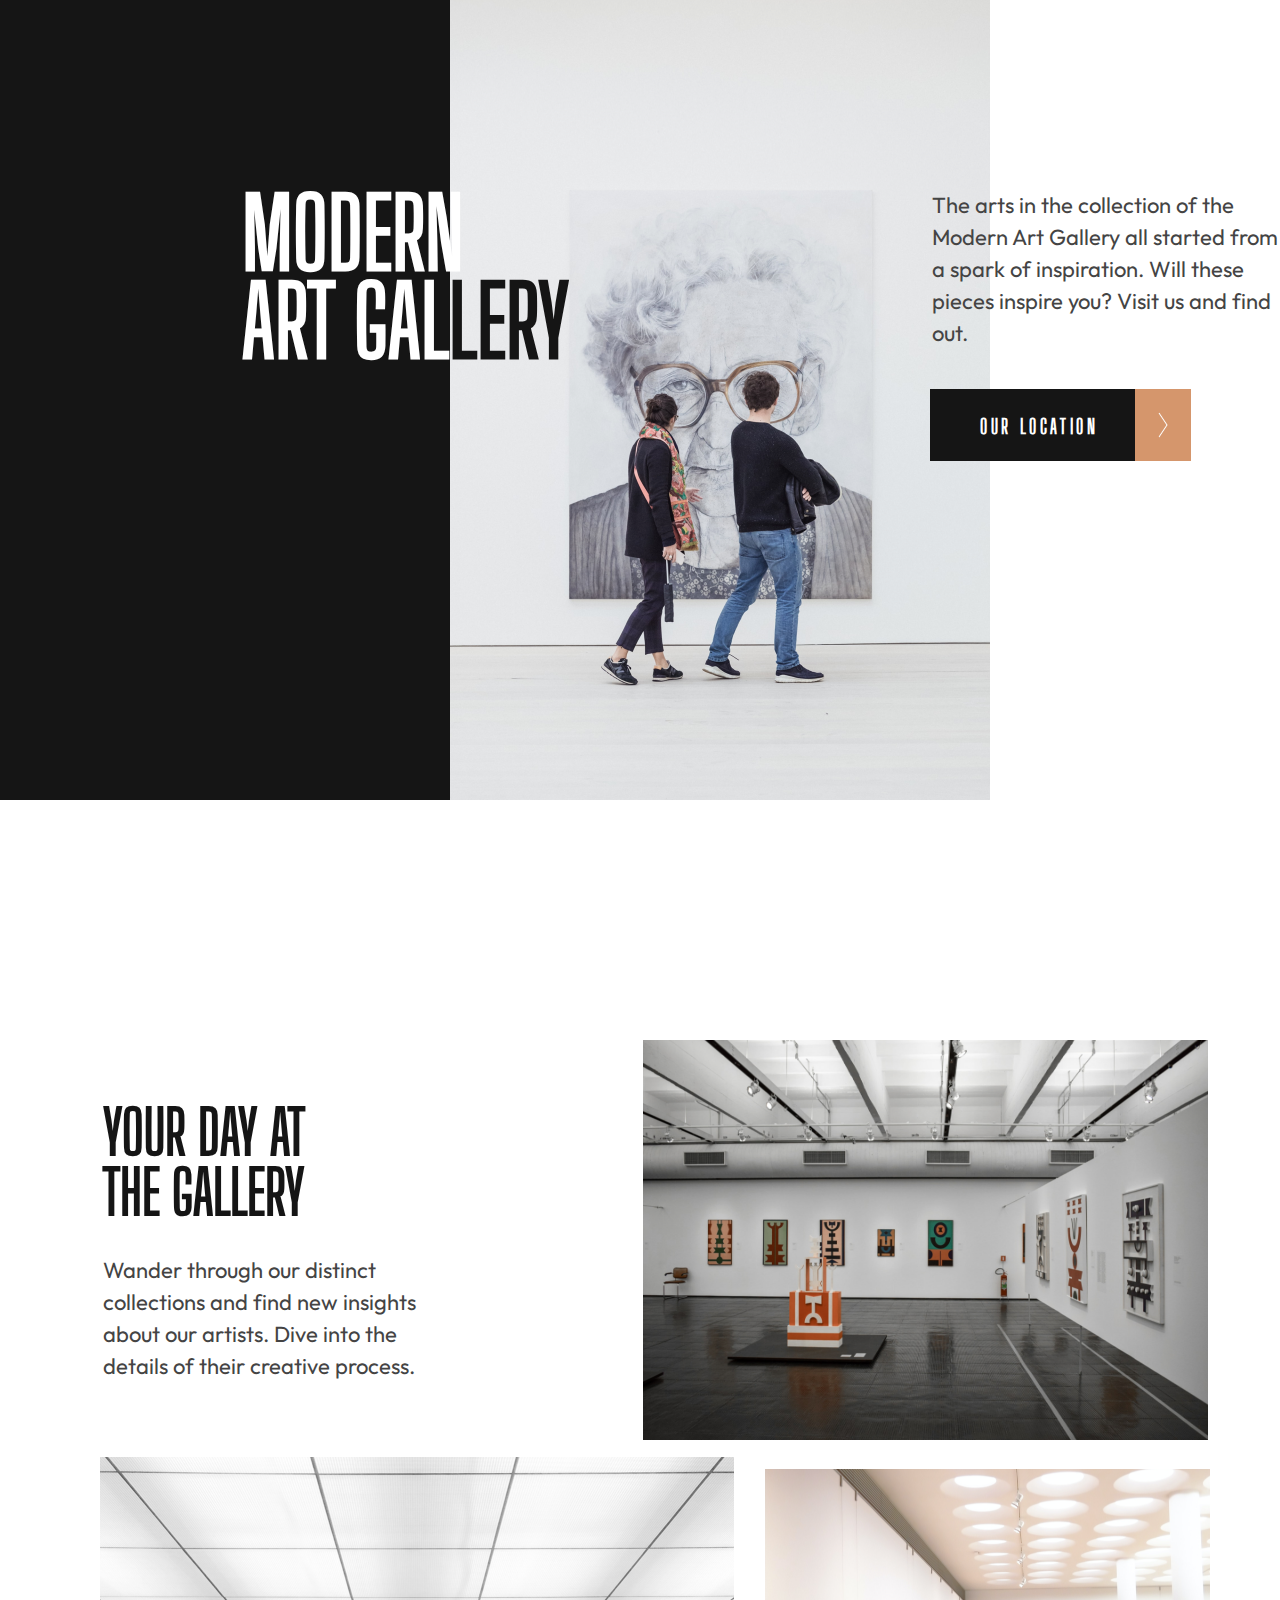
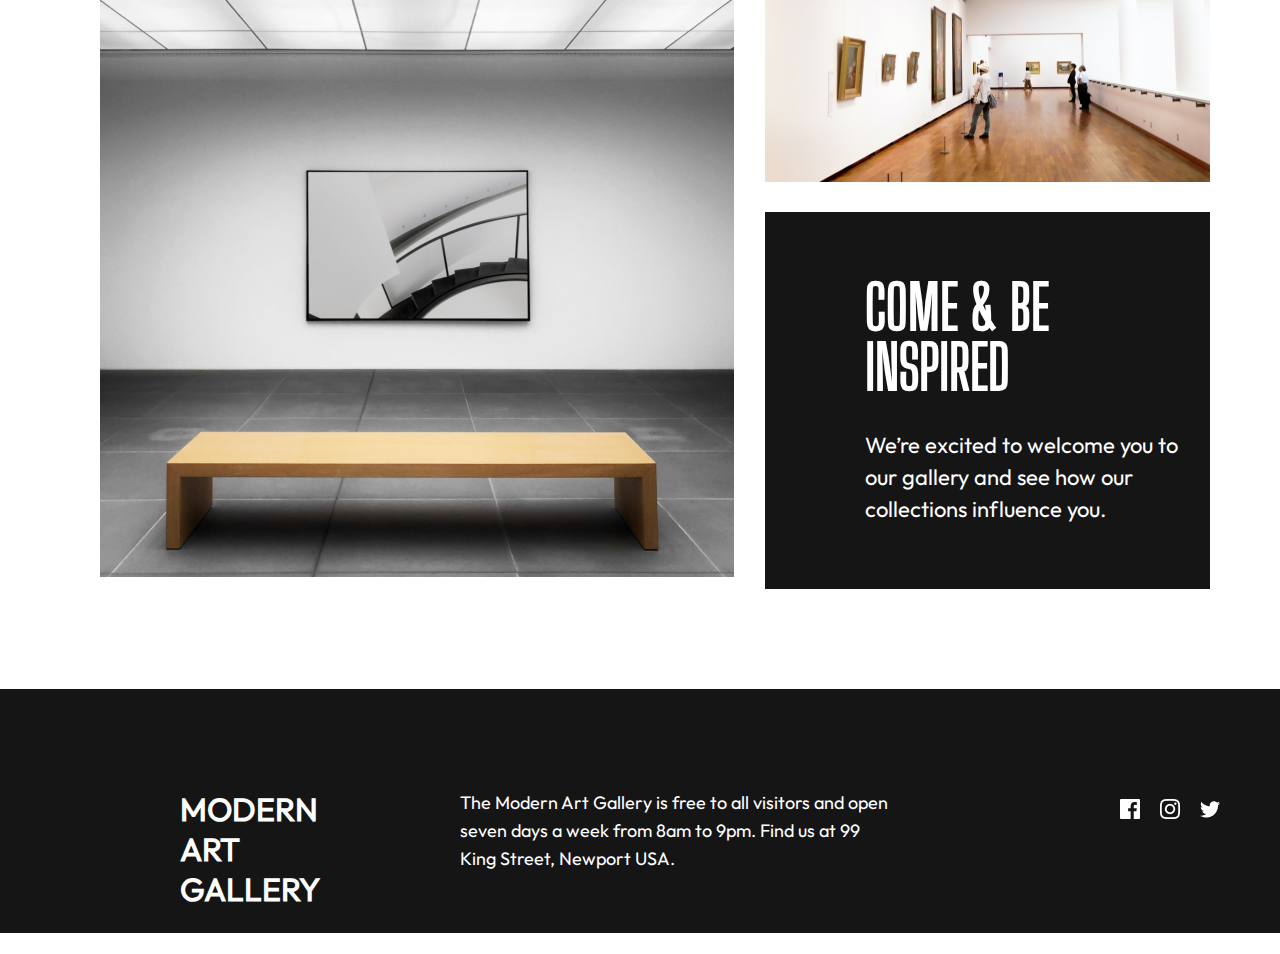
<file: index.html>
<!DOCTYPE html>
<html lang="en">
  <head>
    <meta charset="UTF-8" />
    <meta name="viewport" content="width=device-width, initial-scale=1.0" />
    <link rel="stylesheet" href="style.css" />
    <title>Document</title>
  </head>
  <body>
    <div class="container">
      <div class="box1">
        <img class="img1" src="./images/Mask.png" alt="" />
        <img class="img2" src="./images/Rectangle.png" alt="" />
        <div class="txt_box">
          <h1 class="modern">
            MODER<span class="n">N</span> <br />ART GAL<span class="lery"
              >LERY</span
            >
          </h1>
          <p class="thearts">
            The arts in the collection of the Modern Art Gallery all started
            from <br />a spark of inspiration. Will these <br />pieces inspire
            you? Visit us and find <br />out.
          </p>
          <div class="btndiv">
            <a class="location" href="./index2.html">OUR LOCATION</a>
            <img class="arrow" src="./images/Group.png" alt="" />
          </div>
        </div>
      </div>
      <div class="box2">
        <div class="txt_div2">
          <h1 class="yourday">Your Day at <br />the Gallery</h1>
          <p class="wander">
            Wander through our distinct collections and find new insights about
            our artists. Dive into the details of their creative process.
          </p>
        </div>
        <div class="imgdiv1">
          <img class="img3" src="./images/photo 2.png" alt="" />
        </div>
      </div>
      <div class="box3">
        <div class="chairdiv">
          <img class="chairIMG" src="./images/photo 3.png" alt="" />
        </div>
        <div class="img_txtDiv">
          <img class="paints" src="./images/photo 4.png" alt="" />
          <div class="txtDIv">
            <h1 class="come">COME & BE <br />INSPIRED</h1>
            <p class="were">
              We’re excited to welcome you to our gallery and see how our
              collections influence you.
            </p>
          </div>
        </div>
      </div>
      <div class="footer">
        <div class="footertxt">
        <h1 class="MODERNART">MODERN <br>ART GALLERY</h1>
        <p class="p1">
          The Modern Art Gallery is free to all visitors and open seven days a
          week from 8am to 9pm. Find us at 99 King Street, Newport USA.
        </p>
      </div>
      <div class="icondiv">
        <img class="icons" src="./icons/mediaIcons.png" alt=""></div>
      </div>
    </div>
  </body>
</html>
</file>
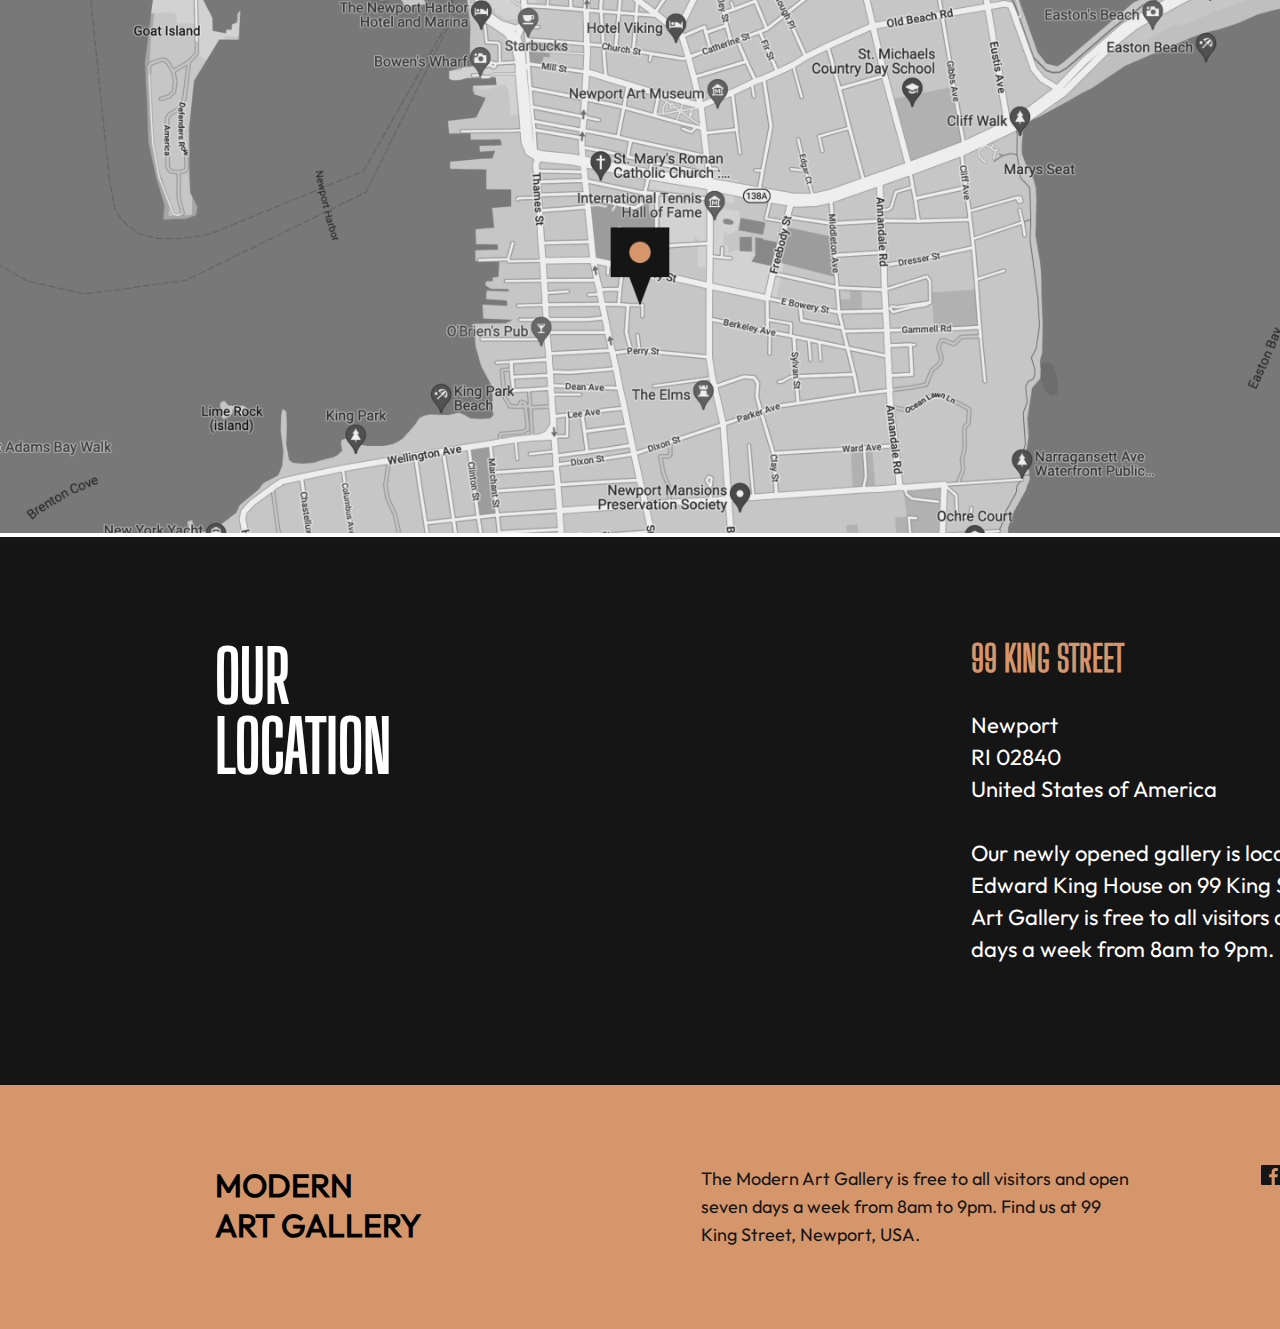
<file: index2.html>
<!DOCTYPE html>
<html lang="en">
  <head>
    <meta charset="UTF-8" />
    <meta name="viewport" content="width=device-width, initial-scale=1.0" />
    <link rel="stylesheet" href="style2.css" />
    <title>Document</title>
  </head>
  <body>
    <div class="headerphoto">
      <img class="header" src="./images/Maps.png" alt="" />
    </div>
    <div class="sectionDiv1">
      <div class="h1div">
        <h1 class="location">OUR LOCATION</h1>
      </div>
      <div class="textDiv">
        <h1 class="king">99 KING STREET</h1>
        <p class="p2">Newport <br />RI 02840 <br />United States of America</p>
        <p class="p3">
          Our newly opened gallery is located near the <br>Edward King House on 99
          King Street, the Modern <br>Art Gallery is free to all visitors and open
          seven <br>days a week from 8am to 9pm.
        </p>
      </div>
    </div>
    <div class="footerdiv">
      <div class="textdiv2">
        <h1 class="hh1">MODERN <br />ART GALLERY</h1>
        <p class="p4">
          The Modern Art Gallery is free to all visitors and open <br />seven
          days a week from 8am to 9pm. Find us at 99 <br />King Street, Newport,
          USA.
        </p>
      </div>
      <div class="icondiv2">
        <img src="./icons/Group 5.png" alt="" />
      </div>
    </div>
  </body>
</html>
</file>
<file: style.css>
@font-face {
  font-family: Big Shoulders Display;
  src: url(/fonts/BigShouldersDisplay-Regular.ttf);
}
@font-face {
  font-family: Outfit;
  src: url(./fonts/Outfit-Regular.ttf);
}

* {
  box-sizing: border-box;
  margin: 0;
  padding: 0;
}

.container {
  max-width: 1439px;
  height: 2554px;
  width: 100%;
  background-color: white;
  display: block;
  margin-left: auto;
  margin-right: auto;
}
.box1 {
  width: 100%;
  display: flex;
  position: relative;
}
.img1 {
  max-width: 450px;
  height: auto;
  gap: 0px;
  opacity: 0px;
  object-fit: cover;
}
.img2 {
  width: 100%;
  max-width: 540px;
  height: auto;
  flex-shrink: 0;
  object-fit: cover;
}
.txt_box {
  position: absolute;
  display: flex;
  gap: 400px;
  top: 189px;
  left: 230px;
}
.modern {
  width: 514px;
  color: var(--White, #fff);
  font-feature-settings: "liga" off, "clig" off;

  font-family: "Big Shoulders Display";
  font-size: 96px;
  font-style: normal;
  font-weight: 900;
  line-height: 88px;
  text-transform: uppercase;
  position: absolute;
  left: 12px;
}
.thearts {
  position: absolute;
  left: 730px;
  color: var(--Dark-Grey, #444);
  font-feature-settings: "liga" off, "clig" off;

  font-family: Outfit;
  font-size: 22px;
  font-style: normal;
  font-weight: 400;
  line-height: 32px;
  width: 350px;
  position: absolute;
  left: 702px;
}
.lery {
  color: var(--Almost-Black, #151515);
  font-feature-settings: "liga" off, "clig" off;

  font-family: "Big Shoulders Display";
  font-size: 96px;
  font-style: normal;
  font-weight: 900;
  line-height: 88px;
  text-transform: uppercase;
}
.btndiv {
  justify-content: center;
  top: 200px;
  left: 700px;
  position: absolute;
  display: flex;
  width: 260px;
  height: 72px;
  flex-shrink: 0;
  background: var(--Almost-Black, #151515);
  border: none;
}
.arrow {
  background-color: #d5966c;
  width: 56px;
  height: 72px;
  flex-shrink: 0;
  color: #fff;
  position: absolute;
  left: 205px;
  border: none;
}
.location {
  text-decoration: none;
  left: 50px;
  top: 25px;
  position: absolute;
  text-wrap: nowrap;
  color: var(--White, #fff);
  font-family: "Big Shoulders Display";
  font-size: 20px;
  font-style: normal;
  font-weight: 800;
  line-height: normal;
  letter-spacing: 3.636px;
  background: var(--Almost-Black, #151515);
  font-family: Big Shoulders Display;
}
.box2 {
  align-items: center;
  justify-content: center;
  display: flex;
  max-width: auto;
  height: auto;
  padding-left: 100px;
  padding-top: 240px;
}
.txt_div2 {
  display: flex;
  flex-direction: column;
  gap: 32px;
  padding-right: 130px;
}
.imgdiv1 {
  padding-left: 60px;
}
.img3 {
  width: 635px;
  height: 400px;
  flex-shrink: 0;
  padding-right: 70px;
}
.yourday {
  color: var(--Almost-Black, #151515);
  font-feature-settings: "liga" off, "clig" off;

  font-family: "Big Shoulders Display";
  font-size: 60px;
  font-style: normal;
  font-weight: 900;
  line-height: 60px;
  text-transform: uppercase;
  width: 350px;
  text-wrap: nowrap;
}
.wander {
  width: 350px;
  color: var(--Dark-Grey, #444);
  font-feature-settings: "liga" off, "clig" off;

  font-family: Outfit;
  font-size: 22px;
  font-style: normal;
  font-weight: 400;
  line-height: 32px;
}
.box3 {
  padding-left: 30px;
  gap: 30px;
  display: flex;
  justify-content: center;
  align-items: center;
}
.img_txtDiv {
  max-width: 635px;
  height: 720px;
  padding-top: 25px;
  flex-direction: column;
  display: flex;
  gap: 30px;
}
.chairdiv {
  max-width: 635px;
  height: 695px;
}
.chairIMG {
  width: 635px;
  height: 720px;
  flex-shrink: 0;
}
.paints {
  max-width: 445px;
  height: auto;
  flex-shrink: 0;
}
.txtDIv {
  padding-left: 100px;
  justify-content: center;
  flex-direction: column;
  display: flex;
  gap: 32px;
  max-width: 445px;
  height: 377px;
  flex-shrink: 0;
  background: var(--Almost-Black, #151515);
}
.come {
  max-width: 350px;
  color: var(--White, #fff);
  font-feature-settings: "liga" off, "clig" off;

  /* Heading (M) */
  font-family: "Big Shoulders Display";
  font-size: 60px;
  font-style: normal;
  font-weight: 900;
  line-height: 60px; /* 100% */
  text-transform: uppercase;
}
.were {
  max-width: 350px;
  color: var(--White, #fff);
  font-feature-settings: "liga" off, "clig" off;

  /* Body (M) */
  font-family: Outfit;
  font-size: 22px;
  font-style: normal;
  font-weight: 400;
  line-height: 32px; /* 145.455% */
}
.footer {
  padding: 100px;
  display: flex;
  margin-top: 125px;
  max-width: 1440px;
  height: 244px;
  background: var(--Almost-Black, #151515);
}
.footertxt {
  display: flex;
  gap: 140px;
  padding-left: 80px;
}
.MODERNART {
  color: white;
  font-family: Outfit;
}
.p1 {
  width: 100;
  width: 430px;
  flex-shrink: 0;
  color: var(--White, #fff);
  font-family: Outfit;
  font-size: 18px;
  font-style: normal;
  font-weight: 400;
  line-height: 28px; /* 155.556% */
}
.icondiv {
  padding-top: 10px;
  padding-left: 230px;
}
@media (min-width:375px) and (max-width: 768px) {
  .img1 {
    display: none;
  }
  
  .modern {
    text-wrap: nowrap;
    padding-left: 250px;
    color: black;
    position: absolute;
    top: -35px;
  }
  .thearts {
    position: absolute;
    left: 265px;
    top: 170px;
  }
  .btndiv {
    position: absolute;
    left: 265px;
    top: 370px;
  }
  .txt_div2 {
    padding-left: 350px;
  }
  .footer {
    position: relative;
    width: 1000px;
    height: 216px;
  }
  .MODERNART {
    position: absolute;
    /* width: 110.05px;
    height: 40px; */
    flex-shrink: 0;
    text-wrap: nowrap;
    left: 10px;
    top: 45px;
  }
  .p1 {
    position: absolute;
    top: 45px;
    left: 250px;
  }
  .icons {
    position: absolute;
    left: 800px;
    top: 45px;
  }
}
@media (max-width: 375px) {
  .img1 {
    display: none;
  }
  .modern {
    position: absolute;
    top: 370px;
    color: black;
    left: -200px;
  }
  .thearts {
    position: absolute;
    left: -200px;
    top: 600px;
  }
  .btndiv {
    position: absolute;
    left: -200px;
    top: 800px;
  }
  .box2 {
    margin-left: 50px;
    padding-top: 600px;
    flex-direction: column;
    flex-direction: column-reverse;
  }
  .img3 {
    width: 343px;
    height: 320px;
    flex-shrink: 0;
    object-fit: cover;
    margin-right: 200px;
  }
  .chairdiv {
    width: 343px;
    height: 480px;
    flex-shrink: 0;
  }
  .chairIMG {
    width: 343px;
    height: 480px;
    flex-shrink: 0;
  }
  .paints {
    width: 343px;
    height: 200px;
    flex-shrink: 0;
  }
  .box3 {
    padding-top: 50px;
    flex-direction: column;
  }
  .txtDIv {
    padding: 50px;
  }
  .footer {
    flex-direction: column;
    width: 450px;
    height: 500px;
    flex-shrink: 0;
  }
  .MODERNART {
    font-size: 18px;
    text-wrap: nowrap;
    position: absolute;
    left: 25px;
  }
  .footertxt {
    position: absolute;
    left: -10px;
    gap: 38px;
    flex-direction: column;
  }

  .icondiv {
    position: absolute;
    left: -150px;
    top: 3400px;
  }
}
</file>
<file: style2.css>
@font-face {
  font-family: Big Shoulders Display;
  src: url(./fonts/BigShouldersDisplay-Regular.ttf);
}
@font-face {
  font-family: Outfit;
  src: url(./fonts/Outfit-Regular.ttf);
}
* {
  box-sizing: border-box;
  margin: 0;
}
.header {
  width: 100%;
  height: auto;
  flex-shrink: 0;
  object-fit: cover;
}
.sectionDiv1 {
  display: flex;
  max-width: 100%;
  height: 548px;
  flex-shrink: 0;
  background: var(--Almost-Black, #151515);
}
.h1div {
  padding-top: 104px;
  padding-left: 215px;
}
.location {
  max-width: 100%;
  color: var(--White, #fff);
  font-feature-settings: "liga" off, "clig" off;

  /* Heading (L) */
  font-family: "Big Shoulders Display";
  font-size: 70px;
  font-style: normal;
  font-weight: 900;
  line-height: 70px; /* 100% */
  text-transform: uppercase;
}
.textDiv {
  padding-top: 104px;
  padding-left: 580px;
  display: flex;
  flex-direction: column;
  gap: 32px;
}
.king {
  max-width: 350px;
  color: var(--Gold, #d5966c);
  font-feature-settings: "liga" off, "clig" off;

  /* Heading (S) */
  font-family: "Big Shoulders Display";
  font-size: 36px;
  font-style: normal;
  font-weight: 900;
  line-height: 36px; /* 100% */
  text-transform: uppercase;
}
.p2 {
  width: 445px;
  color: var(--White, #fff);
  font-feature-settings: "liga" off, "clig" off;

  /* Body (M) */
  font-family: Outfit;
  font-size: 22px;
  font-style: normal;
  font-weight: 400;
  line-height: 32px; /* 145.455% */
}
.p3 {
  width: 540px;
  color: var(--White, #fff);
  font-feature-settings: "liga" off, "clig" off;

  /* Body (M) */
  font-family: Outfit;
  font-size: 22px;
  font-style: normal;
  font-weight: 400;
  line-height: 32px; /* 145.455% */
}
.footerdiv {
  display: flex;
  width: 768px;
  width: 100%;
  height: 244px;
  flex-shrink: 0;
  background: var(--Gold, #d5966c);
}
.textdiv2 {
  padding-left: 215px;
  padding-top: 80px;
  display: flex;
}
.icondiv2 {
  padding-top: 80px;
  padding-left: 550px;
}
.hh1 {
  font-family: Outfit;
  height: 58px;
  flex-shrink: 0;
  fill: var(--Almost-Black, #151515);
}
.p4 {
  padding-left: 280px;
  /* width: 430px; */
  flex-shrink: 0;
  color: var(--Almost-Black, #151515);
  font-family: Outfit;
  font-size: 18px;
  font-style: normal;
  font-weight: 400;
  line-height: 28px; /* 155.556% */
}
@media (max-width: 768px) and (min-width: 375px) {
  .h1div {
    padding-left: 50px;
  }
  .textDiv {
    font-size: 32px;
    padding-left: 50px;
  }
  .p3 {
    font-size: 18px;
  }
  .p2 {
    font-size: 18px;
  }
  .textdiv2 {
    padding-top: 40px;
    padding-left: 10px;
  }
  .p4 {
    font-size: 16px;
    padding-left: 25px;
  }
  .icondiv2 {
    position: absolute;
    left: 100px;
    padding-top: 50px;
  }
}
@media (max-width: 375px) {
  .h1div {
    padding-left: 10px;
    text-wrap: nowrap;
  }
  .king {
    position: absolute;
    left: 10px;
    top: 380px;
  }
  .p2 {
    position: absolute;
    left: 10px;
    top: 420px;
  }
  .p3 {
    position: absolute;
    left: 10px;
    top: 530px;
    font-size: 15px;
  }
  .footerdiv {
    height: 500px;
  }
  .hh1 {
    position: absolute;
    left: 40px;
    font-size: 20px;
  }
  .p4 {
    position: absolute;
    left: -240px;
    top: 900px;
  }
  .icondiv2{
    position: absolute;
    left: -510px;
    top: 1050px;
  }
}
</file>
